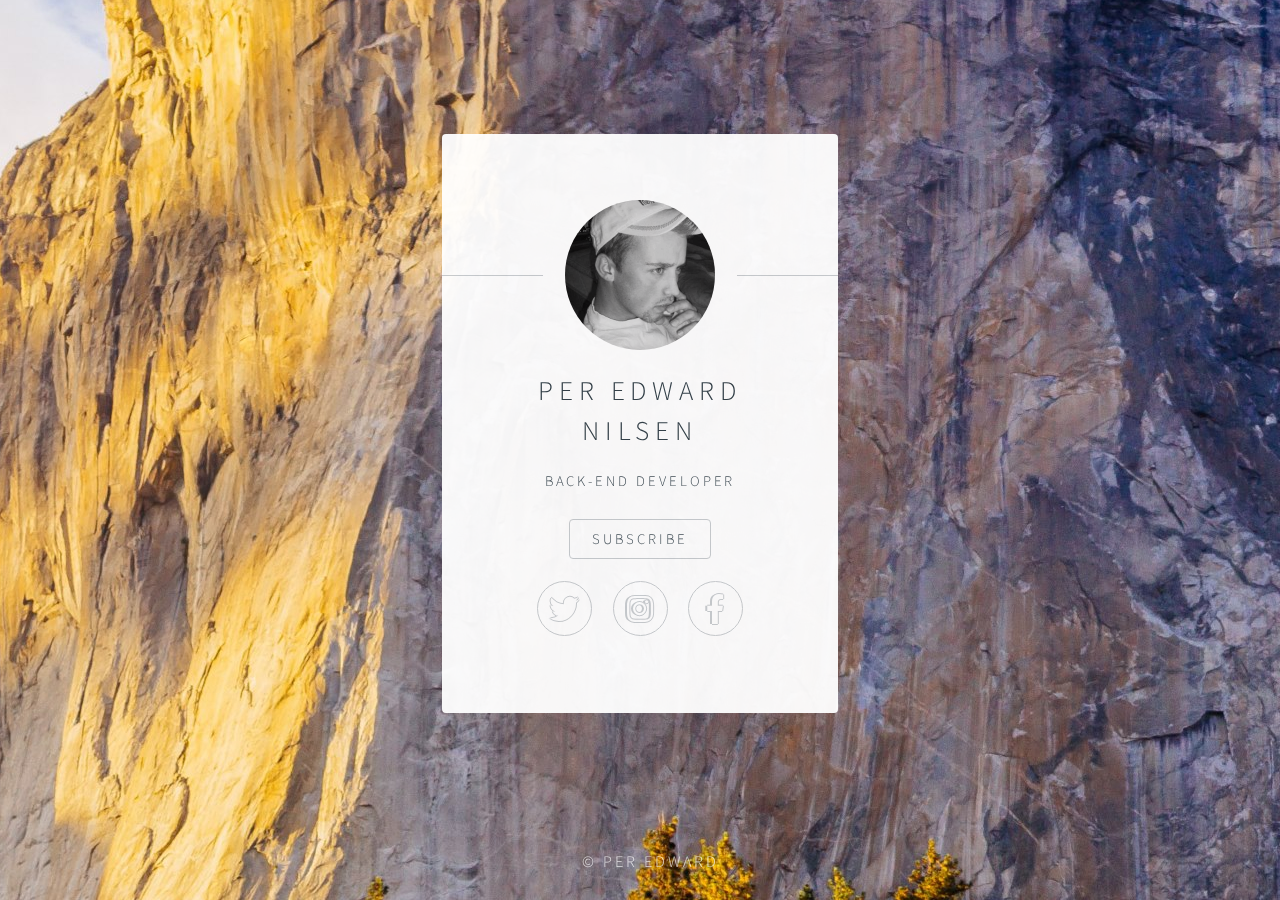
<file: index.html>
<!DOCTYPE HTML>

<html>
	<head>
		<title>Identity by Nilliz</title>
		<meta charset="utf-8" />
		<meta name="viewport" content="width=device-width, initial-scale=1, user-scalable=no" />
		<link rel="stylesheet" href="assets/css/main.css" />
		<noscript><link rel="stylesheet" href="assets/css/noscript.css" /></noscript>
	</head>
	<body class="is-preload">

		<!-- Wrapper -->
			<div id="wrapper">

				<!-- Main -->
					<section id="main">
						<header>
							<span class="avatar"><img src="images/selfie.jpg" alt="" width="150px"/></span>
							<h1>Per Edward Nilsen</h1>
							<p>Back-End Developer</p>
						</header>
						
						<footer>
							<ul class="actions special">
								<li><a href="page2.html" class="button">Subscribe</a></li>
							</ul>
							<ul class="icons">
								<li><a href="https://twitter.com/Nilliz85" class="icon brands fa-twitter" target="blank">Twitter</a></li>
								<li><a href="https://www.instagram.com/thenilliz/?hl=sv" class="icon brands fa-instagram" target="blank">Instagram</a></li>
								<li><a href="https://www.facebook.com/pernillizedward.nilsen" class="icon brands fa-facebook-f" target="blank">Facebook</a></li>
							</ul>
						</footer>
					</section>

				<!-- Footer -->
					<footer id="footer">
						<ul class="copyright">
							<li>&copy; Per Edward</li>
						</ul>
					</footer>

			</div>

		<!-- Scripts -->
			<script>
				if ('addEventListener' in window) {
					window.addEventListener('load', function() { document.body.className = document.body.className.replace(/\bis-preload\b/, ''); });
					document.body.className += (navigator.userAgent.match(/(MSIE|rv:11\.0)/) ? ' is-ie' : '');
				}
			</script>

	</body>
</html>
</file>
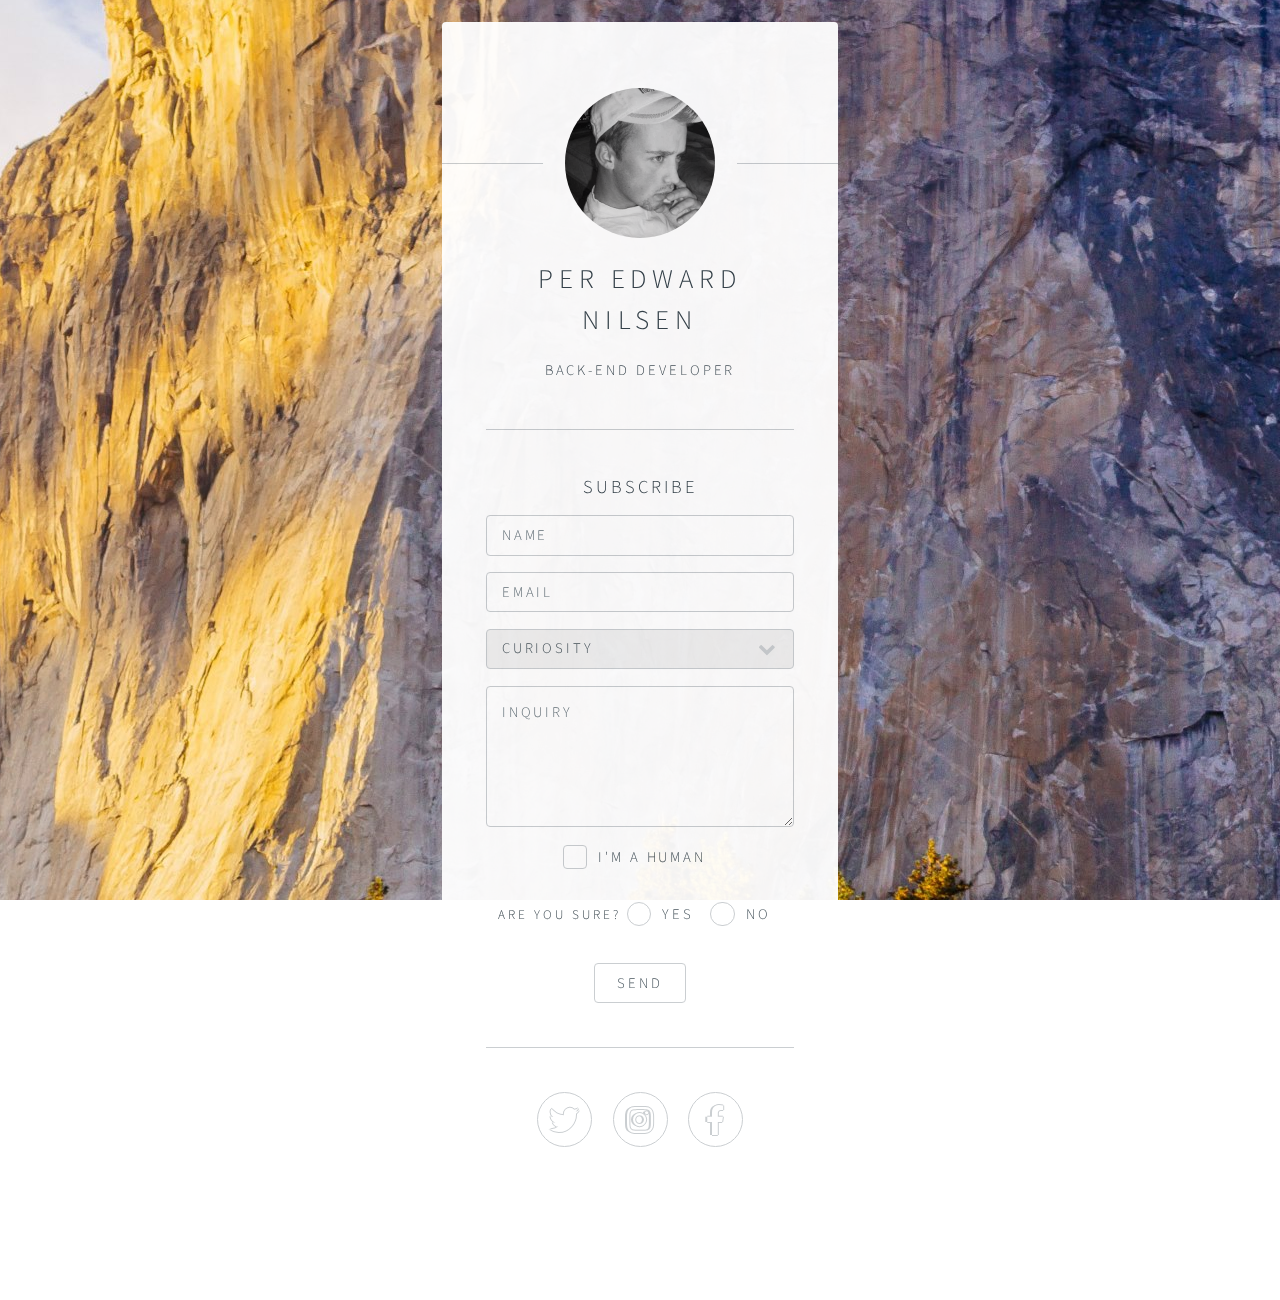
<file: page2.html>
<!DOCTYPE HTML>

<html>
	<head>
		<title>Identity by Nilliz</title>
		<meta charset="utf-8" />
		<meta name="viewport" content="width=device-width, initial-scale=1, user-scalable=no" />
		<link rel="stylesheet" href="assets/css/main.css" />
		<noscript><link rel="stylesheet" href="assets/css/noscript.css" /></noscript>
	</head>
	<body class="is-preload">

		<!-- Wrapper -->
			<div id="wrapper">

				<!-- Main -->
					<section id="main">
						<header>
							<span class="avatar"><img src="images/selfie.jpg" alt="" width="150px"/></span>
							<h1>Per Edward Nilsen</h1>
							<p>Back-End Developer</p>
						</header>
						
						<hr />
						<h2>Subscribe</h2>
						<form method="post" action="#">
							<div class="fields">
								<div class="field">
									<input type="text" name="name" id="name" placeholder="Name" />
								</div>
								<div class="field">
									<input type="email" name="email" id="email" placeholder="Email" />
								</div>
								<div class="field">
									<select name="department" id="department">
										<option value="curiosity">Curiosity</option>
										<option value="educational">Educational</option>
										<option value="work">Work related</option>
									</select>
								</div>
								<div class="field">
									<textarea name="message" id="message" placeholder="Inquiry" rows="4"></textarea>
								</div>
								<div class="field">
									<input type="checkbox" id="human" name="human" /><label for="human">I'm a human</label>
								</div>
								<div class="field">
									<label>Are you sure?</label>
									<input type="radio" id="robot_yes" name="robot" /><label for="robot_yes">Yes</label>
									<input type="radio" id="robot_no" name="robot" /><label for="robot_no">No</label>
								</div>
							</div>
							<ul class="actions special">
								<li><a href="index.html" class="button">Send</a></li>
							</ul>
						</form>
						<hr />
						
						<footer>
							<ul class="icons">
								<li><a href="https://twitter.com/Nilliz85" class="icon brands fa-twitter" target="blank">Twitter</a></li>
								<li><a href="https://www.instagram.com/thenilliz/?hl=sv" class="icon brands fa-instagram" target="blank">Instagram</a></li>
								<li><a href="https://www.facebook.com/pernillizedward.nilsen" class="icon brands fa-facebook-f" target="blank">Facebook</a></li>
							</ul>
						</footer>
					</section>

				<!-- Footer -->
					<footer id="footer">
						<ul class="copyright">
							<li>&copy; Per Edward</li>
							
						</ul>
					</footer>

			</div>

		<!-- Scripts -->
			<script>
				if ('addEventListener' in window) {
					window.addEventListener('load', function() { document.body.className = document.body.className.replace(/\bis-preload\b/, ''); });
					document.body.className += (navigator.userAgent.match(/(MSIE|rv:11\.0)/) ? ' is-ie' : '');
				}
			</script>

	</body>
</html>
</file>
<file: assets/css/noscript.css>
/*
	Identity by HTML5 UP
	html5up.net | @ajlkn
	Free for personal and commercial use under the CCA 3.0 license (html5up.net/license)
*/

/* Basic */

	body:after {
		display: none;
	}

/* Main */

	#main {
		-moz-transform: none !important;
		-webkit-transform: none !important;
		-ms-transform: none !important;
		transform: none !important;
		opacity: 1 !important;
	}
</file>
<file: assets/css/main.css>
@import url(fontawesome-all.min.css);
@import url("https://fonts.googleapis.com/css?family=Source+Sans+Pro:300");

/*
	Identity by HTML5 UP
	html5up.net | @ajlkn
	Free for personal and commercial use under the CCA 3.0 license (html5up.net/license)
*/

/* Icon (alt) */

	html, body, div, span, applet, object,
	iframe, h1, h2, h3, h4, h5, h6, p, blockquote,
	pre, a, abbr, acronym, address, big, cite,
	code, del, dfn, em, img, ins, kbd, q, s, samp,
	small, strike, strong, sub, sup, tt, var, b,
	u, i, center, dl, dt, dd, ol, ul, li, fieldset,
	form, label, legend, table, caption, tbody,
	tfoot, thead, tr, th, td, article, aside,
	canvas, details, embed, figure, figcaption,
	footer, header, hgroup, menu, nav, output, ruby,
	section, summary, time, mark, audio, video {
		margin: 0;
		padding: 0;
		border: 0;
		font-size: 100%;
		font: inherit;
		vertical-align: baseline;
	}

	article, aside, details, figcaption, figure,
	footer, header, hgroup, menu, nav, section {
		display: block;
	}

	body {
		line-height: 1;
	}

	ol, ul {
		list-style: none;
	}

	blockquote, q {
		quotes: none;
	}

		blockquote:before, blockquote:after, q:before, q:after {
			content: '';
			content: none;
		}

	table {
		border-collapse: collapse;
		border-spacing: 0;
	}

	body {
		-webkit-text-size-adjust: none;
	}

	mark {
		background-color: transparent;
		color: inherit;
	}

	input::-moz-focus-inner {
		border: 0;
		padding: 0;
	}

	input, select, textarea {
		-moz-appearance: none;
		-webkit-appearance: none;
		-ms-appearance: none;
		appearance: none;
	}

/* Basic */

	@media screen and (max-width: 480px) {

		html, body {
			min-width: 320px;
		}

	}

	html {
		box-sizing: border-box;
	}

	*, *:before, *:after {
		box-sizing: inherit;
	}

	body.is-preload *, body.is-preload *:before, body.is-preload *:after {
		-moz-animation: none !important;
		-webkit-animation: none !important;
		-ms-animation: none !important;
		animation: none !important;
		-moz-transition: none !important;
		-webkit-transition: none !important;
		-ms-transition: none !important;
		transition: none !important;
	}

	html {
		height: 100%;
	}

	body {
		height: 100%;
		background-color: #ffffff;
		background-image: url("images/elcapitan.jpg"), -moz-linear-gradient(60deg, rgba(255, 165, 150, 0.31) 5%, rgba(0, 228, 255, 0.35)), url("../../images/bg.jpg");
		background-image: url("images/elcapitan.jpg"), -webkit-linear-gradient(60deg, rgba(255, 165, 150, 0.31) 5%, rgba(0, 228, 255, 0.35)), url("../../images/bg.jpg");
		background-image: url("images/elcapitan.jpg"), -ms-linear-gradient(60deg, rgba(255, 165, 150, 0.31) 5%, rgba(0, 228, 255, 0.35)), url("../../images/bg.jpg");
		background-image: url("images/elcapitan.jpg"), linear-gradient(60deg, rgba(255, 166, 150, 0.31) 5%, rgba(0, 228, 255, 0.35)), url("../../images/bg.jpg");
		background-repeat: repeat,			no-repeat,			no-repeat;
		background-size: auto, cover,				cover;
		background-position: center center,		center center,		center center;
		background-attachment: fixed,			fixed,				fixed;
	}

		body:after {
			content: '';
			display: block;
			position: fixed;
			top: 0;
			left: 0;
			width: 100%;
			height: inherit;
			opacity: 0;
			z-index: 1;
			background-color: #ffffff;
			background-image: url("images/elcapitan.jpg"), -moz-linear-gradient(60deg, rgba(255, 165, 150, 0.31) 5%, rgba(0, 228, 255, 0.35));
			background-image: url("images/elcapitan.jpg"), -webkit-linear-gradient(60deg, rgba(255, 165, 150, 0.31) 5%, rgba(0, 228, 255, 0.35));
			background-image: url("images/elcapitan.jpg"), -ms-linear-gradient(60deg, rgba(255, 165, 150, 0.31) 5%, rgba(0, 228, 255, 0.35));
			background-image: url("images/elcapitan.jpg"), linear-gradient(60deg, rgba(255, 165, 150, 0.31) 5%, rgba(0, 228, 255, 0.35));
			background-repeat: repeat,			no-repeat;
			background-size: auto, cover;
			background-position: center center,		center center;
			-moz-transition: opacity 1.75s ease-out;
			-webkit-transition: opacity 1.75s ease-out;
			-ms-transition: opacity 1.75s ease-out;
			transition: opacity 1.75s ease-out;
		}

		body.is-preload:after {
			opacity: 1;
		}

/* Type */

	body, input, select, textarea {
		color: #414f57;
		font-family: "Source Sans Pro", Helvetica, sans-serif;
		font-size: 14pt;
		font-weight: 300;
		line-height: 2;
		letter-spacing: 0.2em;
		text-transform: uppercase;
	}

		@media screen and (max-width: 1680px) {

			body, input, select, textarea {
				font-size: 11pt;
			}

		}

		@media screen and (max-width: 480px) {

			body, input, select, textarea {
				font-size: 10pt;
				line-height: 1.75;
			}

		}

	a {
		-moz-transition: color 0.2s ease, border-color 0.2s ease;
		-webkit-transition: color 0.2s ease, border-color 0.2s ease;
		-ms-transition: color 0.2s ease, border-color 0.2s ease;
		transition: color 0.2s ease, border-color 0.2s ease;
		color: inherit;
		text-decoration: none;
	}

		a:before {
			-moz-transition: color 0.2s ease, text-shadow 0.2s ease;
			-webkit-transition: color 0.2s ease, text-shadow 0.2s ease;
			-ms-transition: color 0.2s ease, text-shadow 0.2s ease;
			transition: color 0.2s ease, text-shadow 0.2s ease;
		}

		a:hover {
			color: #ff7496;
		}

	strong, b {
		color: #313f47;
	}

	em, i {
		font-style: italic;
	}

	p {
		margin: 0 0 1.5em 0;
	}

	h1, h2, h3, h4, h5, h6 {
		color: #313f47;
		line-height: 1.5;
		margin: 0 0 0.75em 0;
	}

		h1 a, h2 a, h3 a, h4 a, h5 a, h6 a {
			color: inherit;
			text-decoration: none;
		}

	h1 {
		font-size: 1.85em;
		letter-spacing: 0.22em;
		margin: 0 0 0.525em 0;
	}

	h2 {
		font-size: 1.25em;
	}

	h3 {
		font-size: 1em;
	}

	h4 {
		font-size: 1em;
	}

	h5 {
		font-size: 1em;
	}

	h6 {
		font-size: 1em;
	}

	@media screen and (max-width: 480px) {

		h1 {
			font-size: 1.65em;
		}

	}

	sub {
		font-size: 0.8em;
		position: relative;
		top: 0.5em;
	}

	sup {
		font-size: 0.8em;
		position: relative;
		top: -0.5em;
	}

	hr {
		border: 0;
		border-bottom: solid 1px #c8cccf;
		margin: 3em 0;
	}

/* Form */

	form {
		margin: 0 0 1.5em 0;
	}

		form > :last-child {
			margin-bottom: 0;
		}

		form > .fields {
			display: -moz-flex;
			display: -webkit-flex;
			display: -ms-flex;
			display: flex;
			-moz-flex-wrap: wrap;
			-webkit-flex-wrap: wrap;
			-ms-flex-wrap: wrap;
			flex-wrap: wrap;
			width: calc(100% + 2.25em);
			margin: -1.125em 0 1.5em -1.125em;
		}

			form > .fields > .field {
				-moz-flex-grow: 0;
				-webkit-flex-grow: 0;
				-ms-flex-grow: 0;
				flex-grow: 0;
				-moz-flex-shrink: 0;
				-webkit-flex-shrink: 0;
				-ms-flex-shrink: 0;
				flex-shrink: 0;
				padding: 1.125em 0 0 1.125em;
				width: calc(100% - 1.125em);
			}

				form > .fields > .field.half {
					width: calc(50% - 0.5625em);
				}

				form > .fields > .field.third {
					width: calc(100%/3 - 0.375em);
				}

				form > .fields > .field.quarter {
					width: calc(25% - 0.28125em);
				}

		@media screen and (max-width: 480px) {

			form > .fields {
				width: calc(100% + 2.25em);
				margin: -1.125em 0 1.5em -1.125em;
			}

				form > .fields > .field {
					padding: 1.125em 0 0 1.125em;
					width: calc(100% - 1.125em);
				}

					form > .fields > .field.half {
						width: calc(100% - 1.125em);
					}

					form > .fields > .field.third {
						width: calc(100% - 1.125em);
					}

					form > .fields > .field.quarter {
						width: calc(100% - 1.125em);
					}

		}

	label {
		color: #313f47;
		dcopsplay: block;
		font-size: 0.9em;
		margin: 0 0 0.75em 0;
	}

	input[type="text"],
	input[type="password"],
	input[type="email"],
	input[type="tel"],
	select,
	textarea {
		-moz-appearance: none;
		-webkit-appearance: none;
		-ms-appearance: none;
		appearance: none;
		border-radius: 4px;
		border: solid 1px #c8cccf;
		color: inherit;
		display: block;
		outline: 0;
		padding: 0 1em;
		text-decoration: none;
		width: 100%;
	}

		input[type="text"]:invalid,
		input[type="password"]:invalid,
		input[type="email"]:invalid,
		input[type="tel"]:invalid,
		select:invalid,
		textarea:invalid {
			box-shadow: none;
		}

		input[type="text"]:focus,
		input[type="password"]:focus,
		input[type="email"]:focus,
		input[type="tel"]:focus,
		select:focus,
		textarea:focus {
			border-color: #ff7496;
		}

	select {
		background-image: url("data:image/svg+xml;charset=utf8,%3Csvg xmlns='http://www.w3.org/2000/svg' width='40' height='40' preserveAspectRatio='none' viewBox='0 0 40 40'%3E%3Cpath d='M9.4,12.3l10.4,10.4l10.4-10.4c0.2-0.2,0.5-0.4,0.9-0.4c0.3,0,0.6,0.1,0.9,0.4l3.3,3.3c0.2,0.2,0.4,0.5,0.4,0.9 c0,0.4-0.1,0.6-0.4,0.9L20.7,31.9c-0.2,0.2-0.5,0.4-0.9,0.4c-0.3,0-0.6-0.1-0.9-0.4L4.3,17.3c-0.2-0.2-0.4-0.5-0.4-0.9 c0-0.4,0.1-0.6,0.4-0.9l3.3-3.3c0.2-0.2,0.5-0.4,0.9-0.4S9.1,12.1,9.4,12.3z' fill='%23c8cccf' /%3E%3C/svg%3E");
		background-size: 1.25rem;
		background-repeat: no-repeat;
		background-position: calc(100% - 1rem) center;
		height: 2.75em;
		padding-right: 2.75em;
		text-overflow: ellipsis;
	}

		select option {
			color: #313f47;
			background: #ffffff;
		}

		select:focus::-ms-value {
			background-color: transparent;
		}

		select::-ms-expand {
			display: none;
		}

	input[type="text"],
	input[type="password"],
	input[type="email"],
	select {
		height: 2.75em;
	}

	textarea {
		padding: 0.75em 1em;
	}

	input[type="checkbox"],
	input[type="radio"] {
		-moz-appearance: none;
		-webkit-appearance: none;
		-ms-appearance: none;
		appearance: none;
		display: block;
		float: left;
		margin-right: -2em;
		opacity: 0;
		width: 1em;
		z-index: -1;
	}

		input[type="checkbox"] + label,
		input[type="radio"] + label {
			text-decoration: none;
			color: #414f57;
			cursor: pointer;
			display: inline-block;
			font-size: 1em;
			font-weight: 300;
			padding-left: 2.4em;
			padding-right: 0.75em;
			position: relative;
		}

			input[type="checkbox"] + label:before,
			input[type="radio"] + label:before {
				-moz-osx-font-smoothing: grayscale;
				-webkit-font-smoothing: antialiased;
				display: inline-block;
				font-style: normal;
				font-variant: normal;
				text-rendering: auto;
				line-height: 1;
				text-transform: none !important;
				font-family: 'Font Awesome 5 Free';
				font-weight: 900;
			}

			input[type="checkbox"] + label:before,
			input[type="radio"] + label:before {
				border-radius: 4px;
				border: solid 1px #c8cccf;
				content: '';
				display: inline-block;
				font-size: 0.8em;
				height: 2.0625em;
				left: 0;
				line-height: 2.0625em;
				position: absolute;
				text-align: center;
				top: 0.15em;
				width: 2.0625em;
			}

		input[type="checkbox"]:checked + label:before,
		input[type="radio"]:checked + label:before {
			color: #ff7496;
			content: '\f00c';
		}

		input[type="checkbox"]:focus + label:before,
		input[type="radio"]:focus + label:before {
			border-color: #ff7496;
		}

	input[type="checkbox"] + label:before {
		border-radius: 4px;
	}

	input[type="radio"] + label:before {
		border-radius: 100%;
	}

	::-webkit-input-placeholder {
		color: #616f77 !important;
		opacity: 1.0;
	}

	:-moz-placeholder {
		color: #616f77 !important;
		opacity: 1.0;
	}

	::-moz-placeholder {
		color: #616f77 !important;
		opacity: 1.0;
	}

	:-ms-input-placeholder {
		color: #616f77 !important;
		opacity: 1.0;
	}

/* Icon */

	.icon {
		text-decoration: none;
		position: relative;
		border-bottom: none;
	}

		.icon:before {
			-moz-osx-font-smoothing: grayscale;
			-webkit-font-smoothing: antialiased;
			display: inline-block;
			font-style: normal;
			font-variant: normal;
			text-rendering: auto;
			line-height: 1;
			text-transform: none !important;
			font-family: 'Font Awesome 5 Free';
			font-weight: 400;
		}

		.icon > .label {
			display: none;
		}

		.icon:before {
			line-height: inherit;
		}

		.icon.solid:before {
			font-weight: 900;
		}

		.icon.brands:before {
			font-family: 'Font Awesome 5 Brands';
		}

/* List */

	ol {
		list-style: decimal;
		margin: 0 0 1.5em 0;
		padding-left: 1.25em;
	}

		ol li {
			padding-left: 0.25em;
		}

	ul {
		list-style: disc;
		margin: 0 0 1.5em 0;
		padding-left: 1em;
	}

		ul li {
			padding-left: 0.5em;
		}

		ul.alt {
			list-style: none;
			padding-left: 0;
		}

			ul.alt li {
				border-top: solid 1px #c8cccf;
				padding: 0.5em 0;
			}

				ul.alt li:first-child {
					border-top: 0;
					padding-top: 0;
				}

	dl {
		margin: 0 0 1.5em 0;
	}

		dl dt {
			display: block;
			margin: 0 0 0.75em 0;
		}

		dl dd {
			margin-left: 1.5em;
		}

/* Actions */

	ul.actions {
		display: -moz-flex;
		display: -webkit-flex;
		display: -ms-flex;
		display: flex;
		cursor: default;
		list-style: none;
		margin-left: -0.75em;
		padding-left: 0;
	}

		ul.actions li {
			padding: 0 0 0 0.75em;
			vertical-align: middle;
		}

		ul.actions.special {
			-moz-justify-content: center;
			-webkit-justify-content: center;
			-ms-justify-content: center;
			justify-content: center;
			width: 100%;
			margin-left: 0;
		}

			ul.actions.special li:first-child {
				padding-left: 0;
			}

		ul.actions.stacked {
			-moz-flex-direction: column;
			-webkit-flex-direction: column;
			-ms-flex-direction: column;
			flex-direction: column;
			margin-left: 0;
		}

			ul.actions.stacked li {
				padding: 0.975em 0 0 0;
			}

				ul.actions.stacked li:first-child {
					padding-top: 0;
				}

		ul.actions.fit {
			width: calc(100% + 0.75em);
		}

			ul.actions.fit li {
				-moz-flex-grow: 1;
				-webkit-flex-grow: 1;
				-ms-flex-grow: 1;
				flex-grow: 1;
				-moz-flex-shrink: 1;
				-webkit-flex-shrink: 1;
				-ms-flex-shrink: 1;
				flex-shrink: 1;
				width: 100%;
			}

				ul.actions.fit li > * {
					width: 100%;
				}

			ul.actions.fit.stacked {
				width: 100%;
			}

		@media screen and (max-width: 480px) {

			ul.actions:not(.fixed) {
				-moz-flex-direction: column;
				-webkit-flex-direction: column;
				-ms-flex-direction: column;
				flex-direction: column;
				margin-left: 0;
				width: 100% !important;
			}

				ul.actions:not(.fixed) li {
					-moz-flex-grow: 1;
					-webkit-flex-grow: 1;
					-ms-flex-grow: 1;
					flex-grow: 1;
					-moz-flex-shrink: 1;
					-webkit-flex-shrink: 1;
					-ms-flex-shrink: 1;
					flex-shrink: 1;
					padding: 0.75em 0 0 0;
					text-align: center;
					width: 100%;
				}

					ul.actions:not(.fixed) li > * {
						width: 100%;
					}

					ul.actions:not(.fixed) li:first-child {
						padding-top: 0;
					}

					ul.actions:not(.fixed) li input[type="submit"],
					ul.actions:not(.fixed) li input[type="reset"],
					ul.actions:not(.fixed) li input[type="button"],
					ul.actions:not(.fixed) li button,
					ul.actions:not(.fixed) li .button {
						width: 100%;
					}

						ul.actions:not(.fixed) li input[type="submit"].icon:before,
						ul.actions:not(.fixed) li input[type="reset"].icon:before,
						ul.actions:not(.fixed) li input[type="button"].icon:before,
						ul.actions:not(.fixed) li button.icon:before,
						ul.actions:not(.fixed) li .button.icon:before {
							margin-left: -0.5rem;
						}

		}

/* Icons */

	ul.icons {
		cursor: default;
		list-style: none;
		padding-left: 0;
		margin-top: -0.675em;
	}

		ul.icons li {
			display: inline-block;
			padding: 0.675em 0.5em;
		}

			ul.icons li a {
				text-decoration: none;
				position: relative;
				display: block;
				width: 3.75em;
				height: 3.75em;
				border-radius: 100%;
				border: solid 1px #c8cccf;
				line-height: 3.75em;
				overflow: hidden;
				text-align: center;
				text-indent: 3.75em;
				white-space: nowrap;
			}

				ul.icons li a:before {
					-moz-osx-font-smoothing: grayscale;
					-webkit-font-smoothing: antialiased;
					display: inline-block;
					font-style: normal;
					font-variant: normal;
					text-rendering: auto;
					line-height: 1;
					text-transform: none !important;
					font-family: 'Font Awesome 5 Free';
					font-weight: 400;
				}

				ul.icons li a:before {
					color: #ffffff;
					text-shadow: 1.25px 0px 0px #c8cccf, -1.25px 0px 0px #c8cccf, 0px 1.25px 0px #c8cccf, 0px -1.25px 0px #c8cccf;
				}

				ul.icons li a:hover:before {
					text-shadow: 1.25px 0px 0px #ff7496, -1.25px 0px 0px #ff7496, 0px 1.25px 0px #ff7496, 0px -1.25px 0px #ff7496;
				}

				ul.icons li a:before {
					position: absolute;
					top: 0;
					left: 0;
					width: inherit;
					height: inherit;
					font-size: 1.85rem;
					line-height: inherit;
					text-align: center;
					text-indent: 0;
				}

				ul.icons li a:hover {
					border-color: #ff7496;
				}

		@media screen and (max-width: 480px) {

			ul.icons li a:before {
				font-size: 1.5rem;
			}

		}

/* Button */

	input[type="submit"],
	input[type="reset"],
	input[type="button"],
	button,
	.button {
		-moz-appearance: none;
		-webkit-appearance: none;
		-ms-appearance: none;
		appearance: none;
		-moz-transition: background-color 0.2s ease-in-out, border-color 0.2s ease-in-out, color 0.2s ease-in-out;
		-webkit-transition: background-color 0.2s ease-in-out, border-color 0.2s ease-in-out, color 0.2s ease-in-out;
		-ms-transition: background-color 0.2s ease-in-out, border-color 0.2s ease-in-out, color 0.2s ease-in-out;
		transition: background-color 0.2s ease-in-out, border-color 0.2s ease-in-out, color 0.2s ease-in-out;
		display: inline-block;
		height: 2.75em;
		line-height: 2.75em;
		padding: 0 1.5em;
		background-color: transparent;
		border-radius: 4px;
		border: solid 1px #c8cccf;
		color: #414f57 !important;
		cursor: pointer;
		text-align: center;
		text-decoration: none;
		white-space: nowrap;
	}

		input[type="submit"]:hover,
		input[type="reset"]:hover,
		input[type="button"]:hover,
		button:hover,
		.button:hover {
			border-color: #ff7496;
			color: #ff7496 !important;
		}

		input[type="submit"].icon,
		input[type="reset"].icon,
		input[type="button"].icon,
		button.icon,
		.button.icon {
			padding-left: 1.35em;
		}

			input[type="submit"].icon:before,
			input[type="reset"].icon:before,
			input[type="button"].icon:before,
			button.icon:before,
			.button.icon:before {
				margin-right: 0.5em;
			}

		input[type="submit"].fit,
		input[type="reset"].fit,
		input[type="button"].fit,
		button.fit,
		.button.fit {
			width: 100%;
		}

		input[type="submit"].small,
		input[type="reset"].small,
		input[type="button"].small,
		button.small,
		.button.small {
			font-size: 0.8em;
		}

		input[type="submit"].large,
		input[type="reset"].large,
		input[type="button"].large,
		button.large,
		.button.large {
			font-size: 1.35em;
		}

		input[type="submit"].disabled, input[type="submit"]:disabled,
		input[type="reset"].disabled,
		input[type="reset"]:disabled,
		input[type="button"].disabled,
		input[type="button"]:disabled,
		button.disabled,
		button:disabled,
		.button.disabled,
		.button:disabled {
			pointer-events: none;
			opacity: 0.5;
		}

/* Main */

	#main {
		-moz-transform-origin: 50% 50%;
		-webkit-transform-origin: 50% 50%;
		-ms-transform-origin: 50% 50%;
		transform-origin: 50% 50%;
		-moz-transform: rotateX(0deg);
		-webkit-transform: rotateX(0deg);
		-ms-transform: rotateX(0deg);
		transform: rotateX(0deg);
		-moz-transition: opacity 1s ease, -moz-transform 1s ease;
		-webkit-transition: opacity 1s ease, -webkit-transform 1s ease;
		-ms-transition: opacity 1s ease, -ms-transform 1s ease;
		transition: opacity 1s ease, transform 1s ease;
		padding: 4.5em 3em 3em 3em ;
		background: #ffffff;
		border-radius: 4px;
		cursor: default;
		max-width: 100%;
		opacity: 0.95;
		position: relative;
		text-align: center;
		width: 27em;
	}

		#main .avatar {
			position: relative;
			display: block;
			margin-bottom: 1.5em;
		}

			#main .avatar img {
				display: block;
				margin: 0 auto;
				border-radius: 100%;
				box-shadow: 0 0 0 1.5em #ffffff;
			}

			#main .avatar:before {
				content: '';
				display: block;
				position: absolute;
				top: 50%;
				left: -3em;
				width: calc(100% + 6em);
				height: 1px;
				z-index: -1;
				background: #c8cccf;
			}

		@media screen and (max-width: 480px) {

			#main {
				padding: 4em 2em 2.5em 2em ;
				width: 100%;
			}

				#main .avatar:before {
					left: -2em;
					width: calc(100% + 4em);
				}

		}

		body.is-preload #main {
			-moz-transform: rotateX(15deg);
			-webkit-transform: rotateX(15deg);
			-ms-transform: rotateX(15deg);
			transform: rotateX(15deg);
			opacity: 0;
		}

/* Footer */

	#footer {
		-moz-align-self: -moz-flex-end;
		-webkit-align-self: -webkit-flex-end;
		-ms-align-self: -ms-flex-end;
		align-self: flex-end;
		width: 100%;
		padding: 1.5em 0 0 0;
		color: rgba(255, 255, 255, 0.75);
		cursor: default;
		text-align: center;
	}

		#footer .copyright {
			margin: 0;
			padding: 0;
			font-size: 1.1em;
			text-underline-position: under;
			list-style: none;
		}

			#footer .copyright li {
				display: inline-block;
				margin: 0 0 0 0.45em;
				padding: 0 0 0 0.85em;
				border-left: solid 1px rgba(255, 255, 255, 0.5);
				line-height: 1;
			}

				#footer .copyright li:first-child {
					border-left: 0;
				}

/* Wrapper */

	#wrapper {
		display: -moz-flex;
		display: -webkit-flex;
		display: -ms-flex;
		display: flex;
		-moz-align-items: center;
		-webkit-align-items: center;
		-ms-align-items: center;
		align-items: center;
		-moz-justify-content: space-between;
		-webkit-justify-content: space-between;
		-ms-justify-content: space-between;
		justify-content: space-between;
		-moz-flex-direction: column;
		-webkit-flex-direction: column;
		-ms-flex-direction: column;
		flex-direction: column;
		-moz-perspective: 1000px;
		-webkit-perspective: 1000px;
		-ms-perspective: 1000px;
		perspective: 1000px;
		position: relative;
		min-height: 100%;
		padding: 1.5em;
		z-index: 2;
	}

		#wrapper > * {
			z-index: 1;
		}

		#wrapper:before {
			content: '';
			display: block;
		}

		@media screen and (max-width: 360px) {

			#wrapper {
				padding: 0.75em;
			}

		}

		body.is-ie #wrapper {
			height: 100%;
		}
</file>
